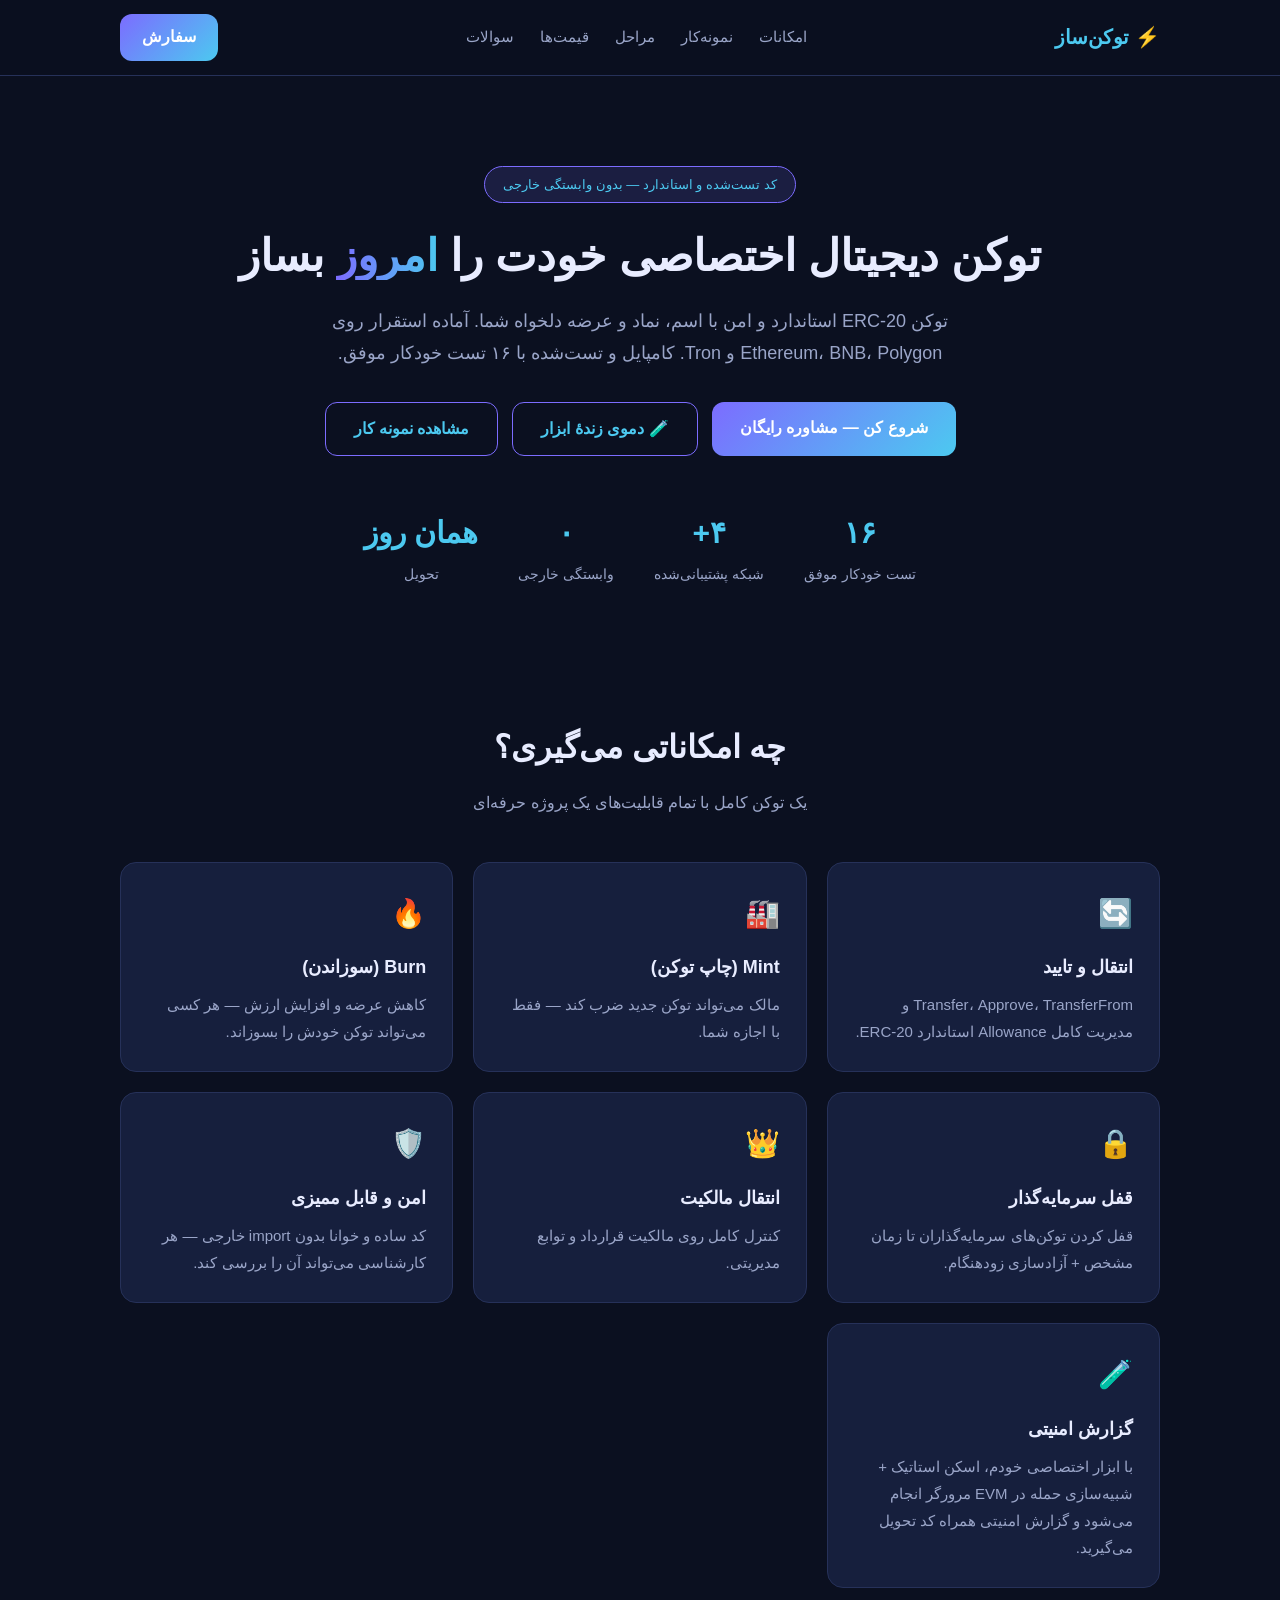
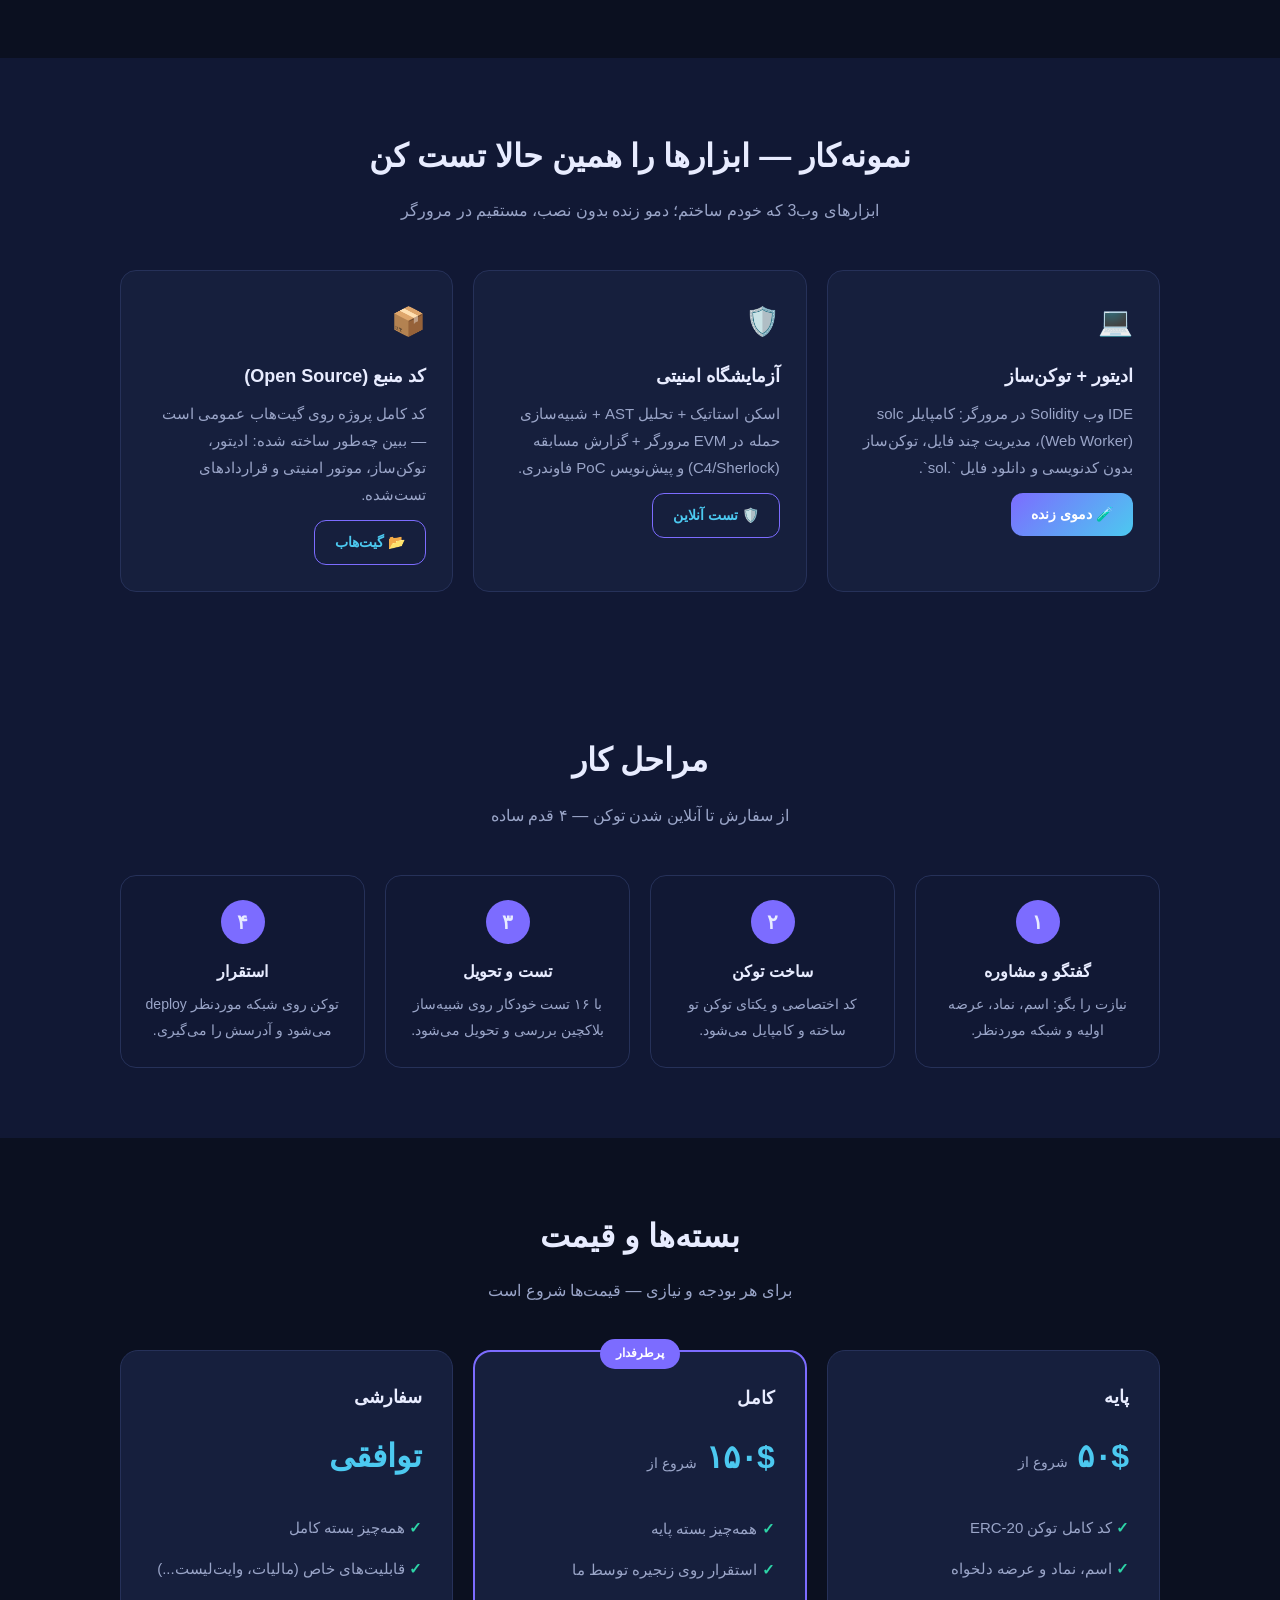
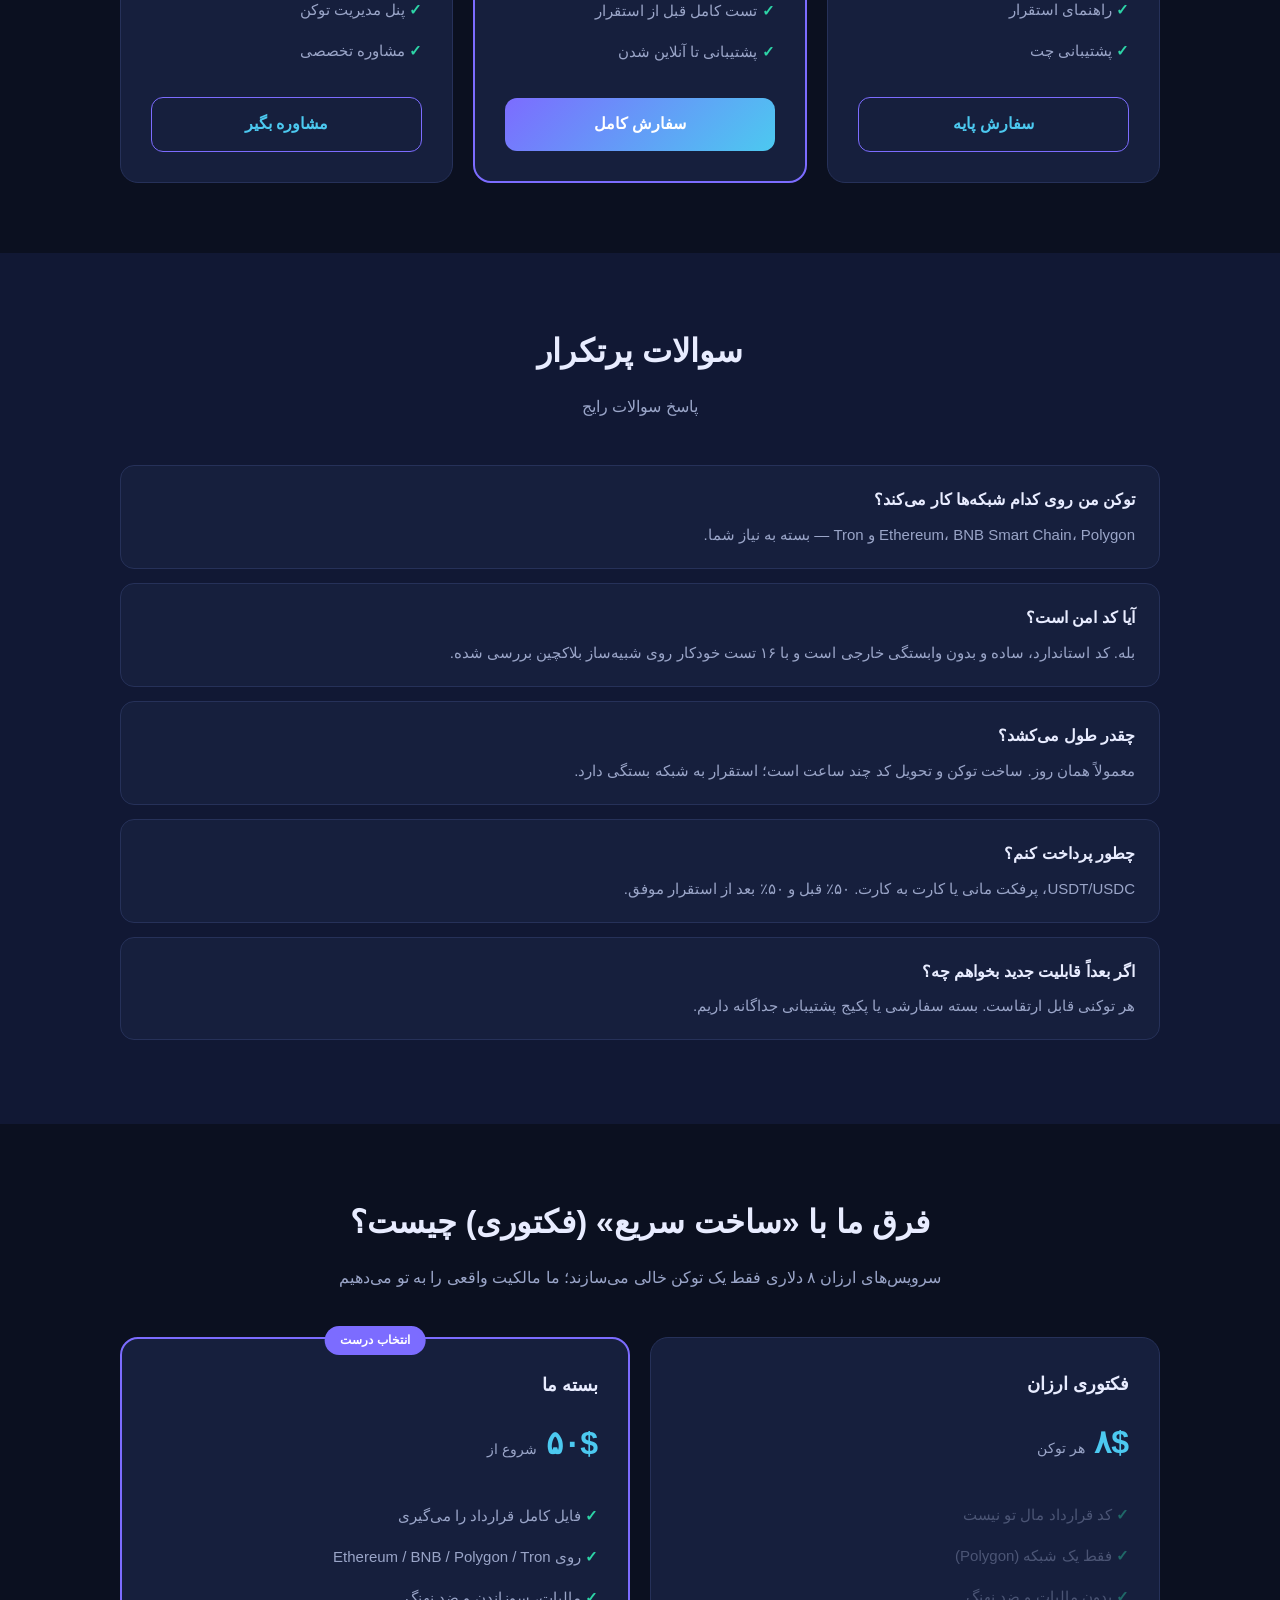
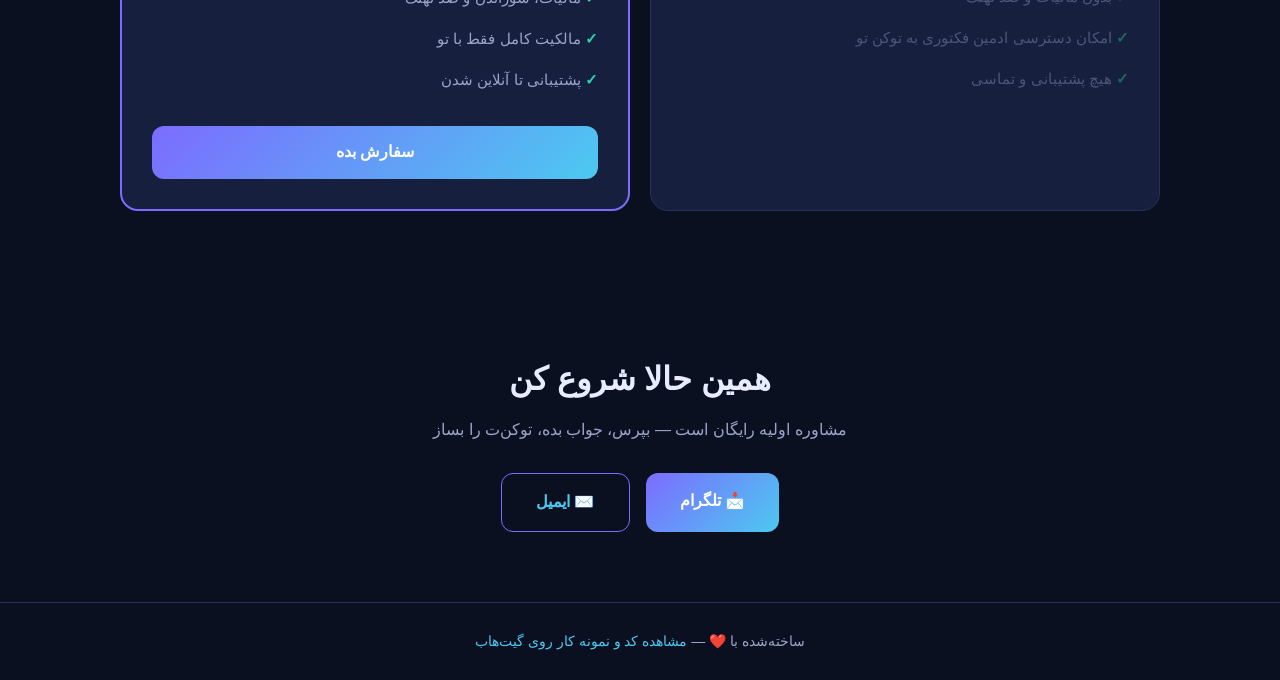
<file: landing/index.html>
<!DOCTYPE html>
<html lang="fa" dir="rtl">
<head>
<meta charset="UTF-8">
<meta name="viewport" content="width=device-width, initial-scale=1.0">
<title>توکن‌سازی حرفه‌ای | ساخت توکن ERC-20 اختصاصی</title>
<style>
  :root {
    --bg: #0b1020;
    --bg2: #111834;
    --card: #161f3d;
    --border: #263159;
    --primary: #7c6cff;
    --primary2: #4cc9f0;
    --green: #2dd4a7;
    --text: #e8ecff;
    --muted: #9aa5c8;
  }
  * { margin: 0; padding: 0; box-sizing: border-box; }
  body {
    font-family: "Vazirmatn", "Segoe UI", Tahoma, sans-serif;
    background: var(--bg);
    color: var(--text);
    line-height: 1.8;
  }
  .wrap { max-width: 1080px; margin: 0 auto; padding: 0 20px; }
  a { color: var(--primary2); text-decoration: none; }

  /* NAV */
  nav {
    position: sticky; top: 0; z-index: 50;
    background: rgba(11,16,32,.9); backdrop-filter: blur(10px);
    border-bottom: 1px solid var(--border);
  }
  nav .wrap { display: flex; align-items: center; justify-content: space-between; padding: 14px 20px; }
  .logo { font-weight: 800; font-size: 20px; color: var(--primary2); }
  nav ul { display: flex; gap: 26px; list-style: none; }
  nav a { color: var(--muted); font-size: 15px; }
  nav a:hover { color: var(--text); }
  .btn {
    display: inline-block; background: linear-gradient(135deg, var(--primary), var(--primary2));
    color: #fff; padding: 12px 28px; border-radius: 12px; font-weight: 700; font-size: 16px;
    transition: transform .15s; border: none; cursor: pointer;
  }
  .btn:hover { transform: translateY(-2px); }
  .btn-outline { background: transparent; border: 1px solid var(--primary); color: var(--primary2); }

  /* HERO */
  header { text-align: center; padding: 90px 20px 60px; }
  .badge {
    display: inline-block; background: rgba(124,108,255,.15); color: var(--primary2);
    border: 1px solid var(--primary); border-radius: 999px; padding: 6px 18px; font-size: 13px; margin-bottom: 22px;
  }
  header h1 { font-size: 44px; line-height: 1.4; margin-bottom: 18px; }
  header h1 span { background: linear-gradient(90deg, var(--primary), var(--primary2)); -webkit-background-clip: text; background-clip: text; color: transparent; }
  header p { color: var(--muted); font-size: 18px; max-width: 680px; margin: 0 auto 32px; }
  .cta-row { display: flex; gap: 14px; justify-content: center; flex-wrap: wrap; }
  .stats { display: flex; gap: 40px; justify-content: center; margin-top: 50px; flex-wrap: wrap; }
  .stat b { font-size: 30px; display: block; color: var(--primary2); }
  .stat span { color: var(--muted); font-size: 14px; }

  /* SECTIONS */
  section { padding: 70px 20px; }
  section h2 { text-align: center; font-size: 32px; margin-bottom: 12px; }
  section .sub { text-align: center; color: var(--muted); margin-bottom: 44px; }

  /* FEATURES */
  .grid { display: grid; grid-template-columns: repeat(auto-fit, minmax(300px, 1fr)); gap: 20px; }
  .card { background: var(--card); border: 1px solid var(--border); border-radius: 16px; padding: 26px; }
  .card .icon { font-size: 28px; margin-bottom: 12px; }
  .card h3 { font-size: 18px; margin-bottom: 8px; }
  .card p { color: var(--muted); font-size: 15px; }

  /* HOW */
  .steps { display: grid; grid-template-columns: repeat(auto-fit, minmax(220px, 1fr)); gap: 20px; }
  .step { text-align: center; padding: 24px; background: var(--bg2); border: 1px solid var(--border); border-radius: 16px; }
  .step .num { width: 44px; height: 44px; margin: 0 auto 14px; border-radius: 50%; background: var(--primary); display: flex; align-items: center; justify-content: center; font-weight: 800; font-size: 20px; }
  .step h4 { margin-bottom: 6px; }
  .step p { color: var(--muted); font-size: 14px; }

  /* PRICING */
  .pricing { display: grid; grid-template-columns: repeat(auto-fit, minmax(280px, 1fr)); gap: 20px; align-items: stretch; }
  .price-card { background: var(--card); border: 1px solid var(--border); border-radius: 18px; padding: 30px; display: flex; flex-direction: column; position: relative; }
  .price-card.popular { border: 2px solid var(--primary); }
  .popular-tag { position: absolute; top: -13px; right: 50%; transform: translateX(50%); background: var(--primary); color: #fff; font-size: 12px; padding: 4px 16px; border-radius: 999px; font-weight: 700; }
  .price-card h3 { font-size: 18px; }
  .price-card .price { font-size: 32px; font-weight: 800; color: var(--primary2); margin: 14px 0 4px; }
  .price-card .price small { font-size: 14px; color: var(--muted); font-weight: 400; }
  .price-card ul { list-style: none; margin: 18px 0 26px; flex: 1; }
  .price-card li { padding: 7px 0; color: var(--muted); font-size: 15px; }
  .price-card li::before { content: "✓ "; color: var(--green); font-weight: 700; }
  .price-card .btn { text-align: center; }

  /* FAQ */
  .faq-item { background: var(--card); border: 1px solid var(--border); border-radius: 14px; padding: 20px 24px; margin-bottom: 14px; }
  .faq-item h4 { font-size: 16px; margin-bottom: 6px; }
  .faq-item p { color: var(--muted); font-size: 15px; }

  /* CONTACT */
  #contact { text-align: center; }
  #contact h2 { margin-bottom: 8px; }
  #contact .sub { margin-bottom: 28px; }
  .contact-links { display: flex; gap: 16px; justify-content: center; flex-wrap: wrap; }
  .contact-links .btn { padding: 14px 34px; }

  footer { border-top: 1px solid var(--border); padding: 26px 20px; text-align: center; color: var(--muted); font-size: 14px; }

  @media (max-width: 640px) {
    header h1 { font-size: 32px; }
    nav ul { display: none; }
  }
</style>
</head>
<body>

<nav>
  <div class="wrap">
    <div class="logo">⚡ توکن‌ساز</div>
    <ul>
      <li><a href="#features">امکانات</a></li>
      <li><a href="#portfolio">نمونه‌کار</a></li>
      <li><a href="#how">مراحل</a></li>
      <li><a href="#pricing">قیمت‌ها</a></li>
      <li><a href="#faq">سوالات</a></li>
    </ul>
    <a href="#contact" class="btn" style="padding:9px 22px">سفارش</a>
  </div>
</nav>

<header>
  <div class="wrap">
    <span class="badge">کد تست‌شده و استاندارد — بدون وابستگی خارجی</span>
    <h1>توکن دیجیتال اختصاصی خودت را <span>امروز</span> بساز</h1>
    <p>توکن ERC-20 استاندارد و امن با اسم، نماد و عرضه دلخواه شما. آماده استقرار روی Ethereum، BNB، Polygon و Tron. کامپایل و تست‌شده با ۱۶ تست خودکار موفق.</p>
    <div class="cta-row">
      <a href="#contact" class="btn">شروع کن — مشاوره رایگان</a>
      <a href="https://rahmatpourmba-crypto.github.io/smart-contract-editor/" target="_blank" class="btn btn-outline">🧪 دموی زندهٔ ابزار</a>
      <a href="https://github.com/rahmatpourmba-crypto/smart-contract-editor" target="_blank" class="btn btn-outline">مشاهده نمونه کار</a>
    </div>
    <div class="stats">
      <div class="stat"><b>۱۶</b><span>تست خودکار موفق</span></div>
      <div class="stat"><b>۴+</b><span>شبکه پشتیبانی‌شده</span></div>
      <div class="stat"><b>۰</b><span>وابستگی خارجی</span></div>
      <div class="stat"><b>همان روز</b><span>تحویل</span></div>
    </div>
  </div>
</header>

<section id="features">
  <div class="wrap">
    <h2>چه امکاناتی می‌گیری؟</h2>
    <p class="sub">یک توکن کامل با تمام قابلیت‌های یک پروژه حرفه‌ای</p>
    <div class="grid">
      <div class="card"><div class="icon">🔄</div><h3>انتقال و تایید</h3><p>Transfer، Approve، TransferFrom و مدیریت کامل Allowance استاندارد ERC-20.</p></div>
      <div class="card"><div class="icon">🏭</div><h3>Mint (چاپ توکن)</h3><p>مالک می‌تواند توکن جدید ضرب کند — فقط با اجازه شما.</p></div>
      <div class="card"><div class="icon">🔥</div><h3>Burn (سوزاندن)</h3><p>کاهش عرضه و افزایش ارزش — هر کسی می‌تواند توکن خودش را بسوزاند.</p></div>
      <div class="card"><div class="icon">🔒</div><h3>قفل سرمایه‌گذار</h3><p>قفل کردن توکن‌های سرمایه‌گذاران تا زمان مشخص + آزادسازی زودهنگام.</p></div>
      <div class="card"><div class="icon">👑</div><h3>انتقال مالکیت</h3><p>کنترل کامل روی مالکیت قرارداد و توابع مدیریتی.</p></div>
      <div class="card"><div class="icon">🛡️</div><h3>امن و قابل ممیزی</h3><p>کد ساده و خوانا بدون import خارجی — هر کارشناسی می‌تواند آن را بررسی کند.</p></div>
      <div class="card"><div class="icon">🧪</div><h3>گزارش امنیتی</h3><p>با ابزار اختصاصی خودم، اسکن استاتیک + شبیه‌سازی حمله در EVM مرورگر انجام می‌شود و گزارش امنیتی همراه کد تحویل می‌گیرید.</p></div>
    </div>
  </div>
</section>

<section id="portfolio" style="background: var(--bg2)">
  <div class="wrap">
    <h2>نمونه‌کار — ابزارها را همین حالا تست کن</h2>
    <p class="sub">ابزارهای وب3 که خودم ساختم؛ دمو زنده بدون نصب، مستقیم در مرورگر</p>
    <div class="grid">
      <div class="card">
        <div class="icon">💻</div>
        <h3>ادیتور + توکن‌ساز</h3>
        <p>IDE وب Solidity در مرورگر: کامپایلر solc (Web Worker)، مدیریت چند فایل، توکن‌ساز بدون کدنویسی و دانلود فایل `.sol`.</p>
        <p style="margin-top:12px"><a href="https://rahmatpourmba-crypto.github.io/smart-contract-editor/" target="_blank" class="btn" style="padding:9px 20px;font-size:14px">🧪 دموی زنده</a></p>
      </div>
      <div class="card">
        <div class="icon">🛡️</div>
        <h3>آزمایشگاه امنیتی</h3>
        <p>اسکن استاتیک + تحلیل AST + شبیه‌سازی حمله در EVM مرورگر + گزارش مسابقه (C4/Sherlock) و پیش‌نویس PoC فاوندری.</p>
        <p style="margin-top:12px"><a href="https://rahmatpourmba-crypto.github.io/smart-contract-editor/" target="_blank" class="btn btn-outline" style="padding:9px 20px;font-size:14px">🛡️ تست آنلاین</a></p>
      </div>
      <div class="card">
        <div class="icon">📦</div>
        <h3>کد منبع (Open Source)</h3>
        <p>کد کامل پروژه روی گیت‌هاب عمومی است — ببین چه‌طور ساخته شده: ادیتور، توکن‌ساز، موتور امنیتی و قراردادهای تست‌شده.</p>
        <p style="margin-top:12px"><a href="https://github.com/rahmatpourmba-crypto/smart-contract-editor" target="_blank" class="btn btn-outline" style="padding:9px 20px;font-size:14px">📂 گیت‌هاب</a></p>
      </div>
    </div>
  </div>
</section>

<section id="how" style="background: var(--bg2)">
  <div class="wrap">
    <h2>مراحل کار</h2>
    <p class="sub">از سفارش تا آنلاین شدن توکن — ۴ قدم ساده</p>
    <div class="steps">
      <div class="step"><div class="num">۱</div><h4>گفتگو و مشاوره</h4><p>نیازت را بگو: اسم، نماد، عرضه اولیه و شبکه موردنظر.</p></div>
      <div class="step"><div class="num">۲</div><h4>ساخت توکن</h4><p>کد اختصاصی و یکتای توکن تو ساخته و کامپایل می‌شود.</p></div>
      <div class="step"><div class="num">۳</div><h4>تست و تحویل</h4><p>با ۱۶ تست خودکار روی شبیه‌ساز بلاکچین بررسی و تحویل می‌شود.</p></div>
      <div class="step"><div class="num">۴</div><h4>استقرار</h4><p>توکن روی شبکه موردنظر deploy می‌شود و آدرسش را می‌گیری.</p></div>
    </div>
  </div>
</section>

<section id="pricing">
  <div class="wrap">
    <h2>بسته‌ها و قیمت</h2>
    <p class="sub">برای هر بودجه و نیازی — قیمت‌ها شروع است</p>
    <div class="pricing">
      <div class="price-card">
        <h3>پایه</h3>
        <div class="price">۵۰$ <small>شروع از</small></div>
        <ul>
          <li>کد کامل توکن ERC-20</li>
          <li>اسم، نماد و عرضه دلخواه</li>
          <li>راهنمای استقرار</li>
          <li>پشتیبانی چت</li>
        </ul>
        <a href="#contact" class="btn btn-outline">سفارش پایه</a>
      </div>
      <div class="price-card popular">
        <span class="popular-tag">پرطرفدار</span>
        <h3>کامل</h3>
        <div class="price">۱۵۰$ <small>شروع از</small></div>
        <ul>
          <li>همه‌چیز بسته پایه</li>
          <li>استقرار روی زنجیره توسط ما</li>
          <li>تست کامل قبل از استقرار</li>
          <li>پشتیبانی تا آنلاین شدن</li>
        </ul>
        <a href="#contact" class="btn">سفارش کامل</a>
      </div>
      <div class="price-card">
        <h3>سفارشی</h3>
        <div class="price">توافقی</div>
        <ul>
          <li>همه‌چیز بسته کامل</li>
          <li>قابلیت‌های خاص (مالیات، وایت‌لیست...)</li>
          <li>پنل مدیریت توکن</li>
          <li>مشاوره تخصصی</li>
        </ul>
        <a href="#contact" class="btn btn-outline">مشاوره بگیر</a>
      </div>
    </div>
  </div>
</section>

<section id="faq" style="background: var(--bg2)">
  <div class="wrap">
    <h2>سوالات پرتکرار</h2>
    <p class="sub">پاسخ سوالات رایج</p>
    <div class="faq-item"><h4>توکن من روی کدام شبکه‌ها کار می‌کند؟</h4><p>Ethereum، BNB Smart Chain، Polygon و Tron — بسته به نیاز شما.</p></div>
    <div class="faq-item"><h4>آیا کد امن است؟</h4><p>بله. کد استاندارد، ساده و بدون وابستگی خارجی است و با ۱۶ تست خودکار روی شبیه‌ساز بلاکچین بررسی شده.</p></div>
    <div class="faq-item"><h4>چقدر طول می‌کشد؟</h4><p>معمولاً همان روز. ساخت توکن و تحویل کد چند ساعت است؛ استقرار به شبکه بستگی دارد.</p></div>
    <div class="faq-item"><h4>چطور پرداخت کنم؟</h4><p>USDT/USDC، پرفکت مانی یا کارت به کارت. ۵۰٪ قبل و ۵۰٪ بعد از استقرار موفق.</p></div>
    <div class="faq-item"><h4>اگر بعداً قابلیت جدید بخواهم چه؟</h4><p>هر توکنی قابل ارتقاست. بسته سفارشی یا پکیج پشتیبانی جداگانه داریم.</p></div>
  </div>
</section>

<section id="compare">
  <div class="wrap">
    <h2>فرق ما با «ساخت سریع» (فکتوری) چیست؟</h2>
    <p class="sub">سرویس‌های ارزان ۸ دلاری فقط یک توکن خالی می‌سازند؛ ما مالکیت واقعی را به تو می‌دهیم</p>
    <div class="pricing">
      <div class="price-card">
        <h3>فکتوری ارزان</h3>
        <div class="price">۸$ <small>هر توکن</small></div>
        <ul>
          <li style="opacity:.4">کد قرارداد مال تو نیست</li>
          <li style="opacity:.4">فقط یک شبکه (Polygon)</li>
          <li style="opacity:.4">بدون مالیات و ضد نهنگ</li>
          <li style="opacity:.4">امکان دسترسی ادمین فکتوری به توکن تو</li>
          <li style="opacity:.4">هیچ پشتیبانی و تماسی</li>
        </ul>
      </div>
      <div class="price-card popular">
        <span class="popular-tag">انتخاب درست</span>
        <h3>بسته ما</h3>
        <div class="price">۵۰$ <small>شروع از</small></div>
        <ul>
          <li>فایل کامل قرارداد را می‌گیری</li>
          <li>روی Ethereum / BNB / Polygon / Tron</li>
          <li>مالیات، سوزاندن و ضد نهنگ</li>
          <li>مالکیت کامل فقط با تو</li>
          <li>پشتیبانی تا آنلاین شدن</li>
        </ul>
        <a href="#contact" class="btn">سفارش بده</a>
      </div>
    </div>
  </div>
</section>

<section id="contact">
  <div class="wrap">
    <h2>همین حالا شروع کن</h2>
    <p class="sub">مشاوره اولیه رایگان است — بپرس، جواب بده، توکن‌ت را بساز</p>
    <div class="contact-links">
      <a href="https://t.me/Ra63im" target="_blank" class="btn">📩 تلگرام</a>
      <a href="mailto:rahmatpourmba@gmail.com" class="btn btn-outline">✉️ ایمیل</a>
    </div>
  </div>
</section>

<footer>
  <div class="wrap">
    ساخته‌شده با ❤️ — <a href="https://github.com/rahmatpourmba-crypto/smart-contract-editor" target="_blank">مشاهده کد و نمونه کار روی گیت‌هاب</a>
  </div>
</footer>

</body>
</html>
</file>
